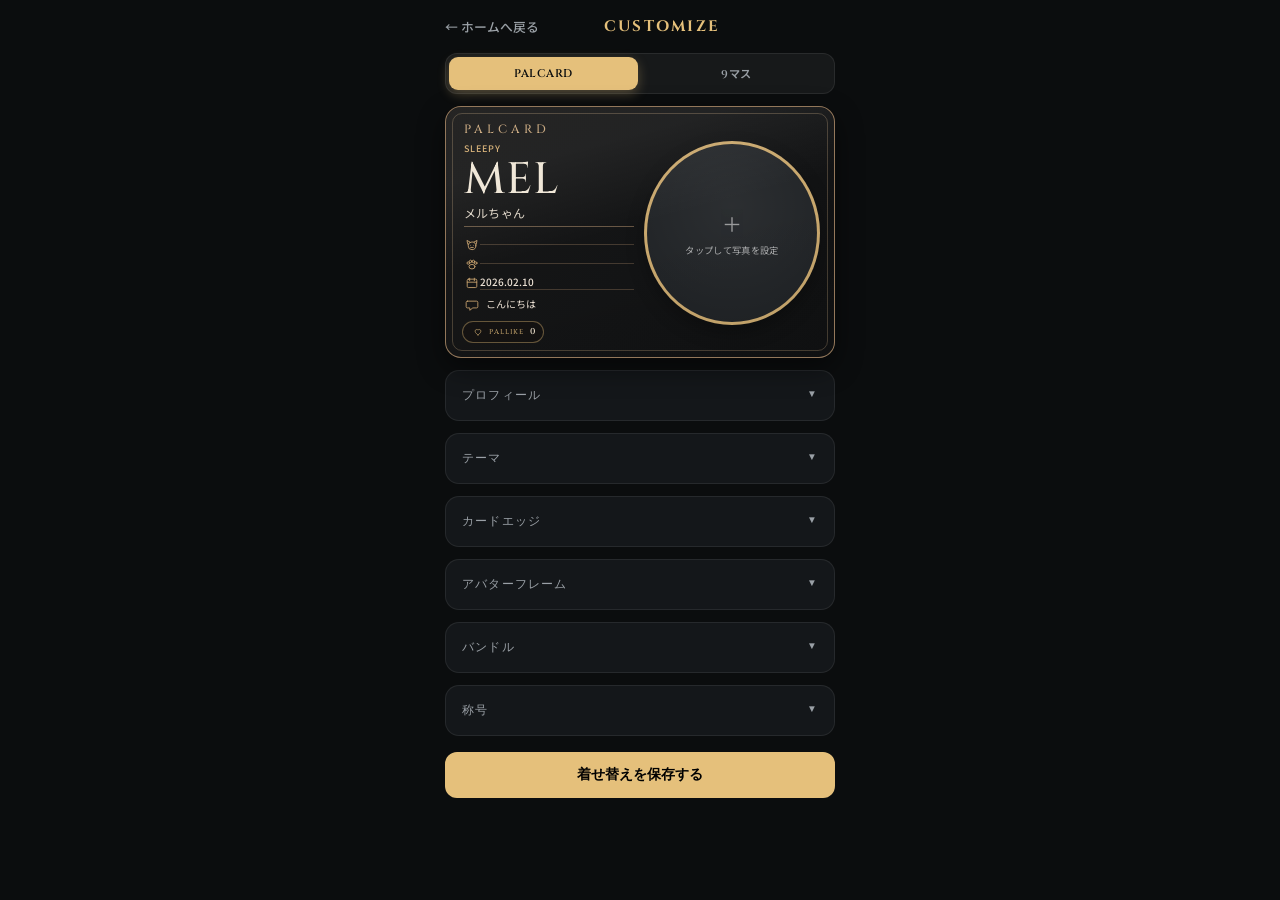
<file: customize.html>
<!DOCTYPE html>
<html lang="ja">
<head>
  <meta charset="UTF-8">
  <meta name="viewport" content="width=device-width, initial-scale=1.0, maximum-scale=1.0, user-scalable=no">
  <title>PALMEL - CUSTOMIZE</title>
  <link href="https://fonts.googleapis.com/css2?family=Cinzel:wght@500;700&family=Noto+Sans+JP:wght@400;500;700&family=Shippori+Mincho:wght@500;700&family=M+PLUS+Rounded+1c:wght@500;700&display=swap" rel="stylesheet">
  <link rel="stylesheet" href="palcard.css">
  <link rel="stylesheet" href="bundles/japanese/japanese-bundle.css">
  <style>
    :root {
      --bg-main: #0b0d0e;
      --card-bg: linear-gradient(135deg, #24292e 0%, #16181b 100%);
      --card-border: rgba(255, 255, 255, 0.08);
      --card-shadow: 0 12px 32px rgba(0, 0, 0, 0.7), inset 0 1px 0 rgba(255, 255, 255, 0.15);
      --avatar-bg: linear-gradient(135deg, rgba(255,255,255,0.3), rgba(255,255,255,0.05));
      --text-main: #f5f6f8;
      --text-sub: #9aa0a6;
      --gold: #e5c07b;
      --radius-card: 18px;
    }

    * { box-sizing: border-box; margin: 0; padding: 0; -webkit-tap-highlight-color: transparent; user-select: none; }
    
    html, body {
      width: 100%;
      height: 100%;
      background: var(--bg-main);
      color: var(--text-main);
      font-family: 'Noto Sans JP', sans-serif;
      overflow: hidden;
    }

    .app-viewport {
      position: relative;
      width: 100%;
      max-width: 414px;
      height: 100%;
      margin: 0 auto;
      display: flex;
      flex-direction: column;
      padding: 12px 12px 0;
      gap: 12px;
    }

    .header-row {
      display: flex;
      align-items: center;
      justify-content: space-between;
      padding: 4px 0;
      flex-shrink: 0;
    }
    .back-link {
      color: var(--text-sub);
      text-decoration: none;
      font-size: 0.8rem;
      font-weight: 500;
    }
    .page-title {
      font-family: 'Cinzel', serif;
      font-size: 0.95rem;
      letter-spacing: 0.15em;
      color: var(--gold);
      font-weight: bold;
    }

    /* 上部セグメントタブ (PALCARD / 9マス) */
    .top-sub-nav {
      display: flex;
      background: rgba(255, 255, 255, 0.05);
      border: 1px solid rgba(255, 255, 255, 0.08);
      border-radius: 12px;
      padding: 3px;
      gap: 4px;
      flex-shrink: 0;
    }

    .sub-nav-btn {
      flex: 1;
      background: transparent;
      border: none;
      color: var(--text-sub);
      font-family: 'Cinzel', 'Noto Sans JP', sans-serif;
      font-size: 0.7rem;
      font-weight: 600;
      padding: 8px 0;
      border-radius: 9px;
      cursor: pointer;
      transition: all 0.25s ease;
      letter-spacing: 0.05em;
    }

    .sub-nav-btn.active {
      background: var(--gold);
      color: #0b0d0e;
      box-shadow: 0 4px 12px rgba(229, 192, 123, 0.3);
    }

    .custom-tab-content {
      display: none;
      flex-direction: column;
      flex: 1;
      min-height: 0;
    }
    .custom-tab-content.active {
      display: flex;
    }

    /* 【PALCARD用】固定プレビューエリア */
    .preview-fixed-area {
      width: 100%;
      flex-shrink: 0;
    }

    .avatar-wrapper {
      cursor: pointer;
      touch-action: manipulation;
    }
    .avatar-wrapper::after {
      content: '✎';
      position: absolute;
      right: 6px;
      bottom: 6px;
      width: 28px;
      height: 28px;
      border-radius: 50%;
      display: flex;
      align-items: center;
      justify-content: center;
      background: rgba(12, 14, 16, 0.86);
      color: #fff;
      border: 1px solid rgba(255,255,255,0.28);
      box-shadow: 0 4px 12px rgba(0,0,0,0.35);
      font-size: 0.8rem;
      z-index: 12;
      pointer-events: none;
    }
    #preview-palcard.theme-dark .avatar-wrapper::after,
    #preview-palcard.theme-gold .avatar-wrapper::after,
    #preview-palcard.theme-midnight .avatar-wrapper::after,
    #preview-palcard.theme-rose .avatar-wrapper::after {
      content: none;
      display: none;
    }
    .avatar-inner img {
      display: none;
      user-select: none;
      pointer-events: none;
    }

    /* スクロールエリア共通 */
    .scrollable-controls {
      flex: 1;
      overflow-y: auto;
      display: flex;
      flex-direction: column;
      gap: 12px;
      padding-bottom: 40px;
      -webkit-overflow-scrolling: touch;
    }
    .scrollable-controls::-webkit-scrollbar {
      display: none;
    }

    /* 【9マス用】スクロール内に配置するプレビューのスタイル */
    .grid-preview-wrapper {
      width: 100%;
      background: #14171a;
      border: 1px solid rgba(255, 255, 255, 0.08);
      border-radius: 14px;
      padding: 12px;
      flex-shrink: 0;
    }
    .grid-container-preview {
      display: grid;
      grid-template-columns: repeat(3, 1fr);
      gap: 6px;
      width: 100%;
      margin-top: 8px;
    }
    .grid-item-preview {
      background: #15181b;
      border-radius: 6px;
      display: flex;
      flex-direction: column;
      aspect-ratio: 1 / 1.25;
      position: relative;
      overflow: hidden;
      border: 1px solid rgba(255, 255, 255, 0.04);
      transition: all 0.3s ease;
    }
    .grid-label-preview {
      font-family: 'Cinzel', 'Noto Sans JP', serif;
      font-size: 0.45rem;
      letter-spacing: 0.05em;
      text-align: center;
      padding: 3px 1px;
      background: rgba(0, 0, 0, 0.4);
      color: var(--text-sub);
    }
    .grid-image-preview {
      flex: 1;
      width: 100%;
      background: rgba(255,255,255,0.03);
    }

    /* 9マス フレームスタイル バリエーション */
    .grid-container-preview.gridframe-standard .grid-item-preview {
      border: 1px solid rgba(255, 255, 255, 0.08);
    }
    .grid-container-preview.gridframe-gold .grid-item-preview {
      border: 1.5px solid var(--gold);
    }
    .grid-container-preview.gridframe-neon .grid-item-preview {
      border: 1.5px solid #00f2fe;
    }
    .grid-container-preview.gridframe-dark .grid-item-preview {
      border: 1px solid rgba(255, 255, 255, 0.15);
      background: #0d0f11;
    }

    .customize-section {
      background: #14171a;
      border: 1px solid rgba(255, 255, 255, 0.08);
      border-radius: 14px;
      padding: 16px;
      display: flex;
      flex-direction: column;
      gap: 12px;
      flex-shrink: 0;
    }
    .section-title {
      font-family: 'Cinzel', serif;
      font-size: 0.75rem;
      letter-spacing: 0.1em;
      color: var(--text-sub);
    }
    .accordion-toggle {
      width: 100%;
      display: flex;
      align-items: center;
      justify-content: space-between;
      gap: 8px;
      background: transparent;
      border: none;
      padding: 0;
      font-family: 'Cinzel', serif;
      font-size: 0.75rem;
      letter-spacing: 0.1em;
      color: var(--text-sub);
      cursor: pointer;
      text-align: left;
    }
    .accordion-icon {
      font-size: 0.62rem;
      color: var(--text-sub);
      line-height: 1;
    }
    .accordion-body {
      display: none;
      flex-direction: column;
      gap: 12px;
    }
    .customize-section.is-open .accordion-body {
      display: flex;
    }
    .title-locked-label {
      font-family: 'Cinzel', serif;
      font-size: 0.62rem;
      letter-spacing: 0.14em;
      color: var(--text-sub);
      opacity: 0.72;
    }
    .option-btn.locked-title {
      position: relative;
      opacity: 0.42;
      color: #8b9198;
      border-color: rgba(255, 255, 255, 0.06);
      background: rgba(255, 255, 255, 0.025);
      cursor: not-allowed;
      font-weight: 400;
    }
    .option-btn.locked-title .lock-mark {
      position: absolute;
      left: 8px;
      top: 50%;
      transform: translateY(-50%);
      margin: 0;
      font-size: 0.7em;
      line-height: 1;
      pointer-events: none;
    }
    .profile-field {
      display: flex;
      flex-direction: column;
      gap: 6px;
      width: 100%;
      max-width: 100%;
      min-width: 0;
    }
    .profile-field span {
      font-size: 0.62rem;
      letter-spacing: 0.04em;
      color: var(--text-sub);
    }
    .profile-field input,
    .profile-field select {
      width: 100%;
      max-width: 100%;
      min-width: 0;
      box-sizing: border-box;
      border: 1px solid rgba(255, 255, 255, 0.12);
      background: rgba(255, 255, 255, 0.05);
      color: var(--text-main);
      border-radius: 8px;
      padding: 10px 10px;
      font-size: 0.78rem;
      font-family: 'Noto Sans JP', sans-serif;
      user-select: text;
      -webkit-user-select: text;
    }
    .profile-field input[type='date'] {
      color-scheme: dark;
      width: 100%;
      max-width: 100%;
      min-width: 0;
      box-sizing: border-box;
    }
    .profile-field-date {
      overflow: hidden;
    }
    #profile-birthday {
      display: block;
      width: 100%;
      max-width: 100%;
      min-width: 0;
      box-sizing: border-box;
      -webkit-appearance: none;
      appearance: none;
    }
    #profile-birthday::-webkit-datetime-edit,
    #profile-birthday::-webkit-datetime-edit-fields-wrapper,
    #profile-birthday::-webkit-datetime-edit-text,
    #profile-birthday::-webkit-datetime-edit-month-field,
    #profile-birthday::-webkit-datetime-edit-day-field,
    #profile-birthday::-webkit-datetime-edit-year-field {
      min-width: 0;
      max-width: 100%;
      padding: 0;
    }
    #profile-birthday::-webkit-calendar-picker-indicator {
      margin: 0;
    }
    .option-grid {
      display: grid;
      grid-template-columns: repeat(4, 1fr);
      gap: 8px;
    }
    .option-btn {
      background: rgba(255, 255, 255, 0.05);
      border: 1px solid rgba(255, 255, 255, 0.12);
      border-radius: 8px;
      padding: 10px 4px;
      color: var(--text-main);
      font-size: 0.65rem;
      text-align: center;
      cursor: pointer;
      transition: all 0.2s;
    }
    .option-btn.active {
      background: rgba(229, 192, 123, 0.15);
      border-color: var(--gold);
      color: var(--gold);
      font-weight: bold;
    }

    /* バンドル選択中の排他設定 */
    .customize-section.bundle-locked {
      opacity: 0.34;
      filter: grayscale(0.75);
      transition: opacity 0.2s ease, filter 0.2s ease;
    }
    .customize-section.bundle-locked .option-btn {
      cursor: not-allowed;
    }
    .option-btn:disabled {
      pointer-events: none;
    }

    /* 写真編集シート */
    .photo-editor-overlay {
      position: fixed;
      inset: 0;
      z-index: 1000;
      background: linear-gradient(to bottom, rgba(0,0,0,0.08) 0%, rgba(0,0,0,0.16) 52%, rgba(0,0,0,0.56) 100%);
      display: none;
      align-items: flex-end;
      justify-content: center;
      padding: 12px;
      pointer-events: none;
    }
    .photo-editor-overlay.open { display: flex; }
    .photo-editor-overlay.open .photo-editor-sheet { pointer-events: auto; }
    body.photo-editing .avatar-wrapper {
      touch-action: none;
      cursor: grab;
      box-shadow: 0 0 0 2px rgba(229,192,123,0.75), 0 0 22px rgba(229,192,123,0.28);
    }
    body.photo-editing .avatar-wrapper:active { cursor: grabbing; }
    .photo-editor-sheet {
      width: min(100%, 414px);
      background: #171a1d;
      border: 1px solid rgba(255,255,255,0.1);
      border-radius: 18px;
      padding: 18px;
      box-shadow: 0 -12px 40px rgba(0,0,0,0.45);
    }
    .photo-editor-head {
      display: flex;
      align-items: center;
      justify-content: space-between;
      margin-bottom: 14px;
    }
    .photo-editor-title {
      font-size: 0.82rem;
      font-weight: 700;
      color: var(--text-main);
    }
    .photo-editor-close {
      border: 0;
      background: rgba(255,255,255,0.08);
      color: var(--text-main);
      width: 30px;
      height: 30px;
      border-radius: 50%;
      cursor: pointer;
    }
    .photo-control { margin-top: 12px; }
    .photo-control-row {
      display: flex;
      justify-content: space-between;
      align-items: center;
      color: var(--text-sub);
      font-size: 0.68rem;
      margin-bottom: 6px;
    }
    .photo-control input[type='range'] {
      width: 100%;
      accent-color: var(--gold);
    }
    .photo-editor-hint {
      margin-top: 2px;
      padding: 10px 12px;
      border-radius: 10px;
      background: rgba(229,192,123,0.08);
      border: 1px solid rgba(229,192,123,0.22);
      color: #d8c59a;
      font-size: 0.66rem;
      line-height: 1.55;
      text-align: center;
    }
    .photo-editor-actions {
      display: grid;
      grid-template-columns: 1fr 1fr;
      gap: 8px;
      margin-top: 16px;
    }
    .photo-editor-btn {
      border: 1px solid rgba(255,255,255,0.12);
      background: rgba(255,255,255,0.06);
      color: var(--text-main);
      border-radius: 10px;
      padding: 11px 8px;
      font-size: 0.72rem;
      font-weight: 600;
      cursor: pointer;
    }
    .photo-editor-btn.primary {
      background: var(--gold);
      color: #111;
      border-color: var(--gold);
    }

    .save-config-btn {
      width: 100%;
      padding: 14px;
      background: var(--gold);
      border: none;
      border-radius: 12px;
      color: #000;
      font-weight: bold;
      font-size: 0.85rem;
      cursor: pointer;
      text-align: center;
      margin-top: 4px;
      flex-shrink: 0;
    }
  </style>
</head>
<body>

  <div class="app-viewport">
    
    <div class="header-row">
      <a href="index.html" class="back-link">← ホームへ戻る</a>
      <h1 class="page-title">CUSTOMIZE</h1>
      <div style="width: 50px;"></div>
    </div>

    <!-- 上部セグメントタブ (PALCARD / 9マス) -->
    <div class="top-sub-nav">
      <button class="sub-nav-btn active" id="tab-btn-palcard" onclick="switchCustomTab('palcard')">PALCARD</button>
      <button class="sub-nav-btn" id="tab-btn-grid" onclick="switchCustomTab('grid')">9マス</button>
    </div>

    <!-- [1] PALCARDカスタム タブコンテンツ (プレビュー固定) -->
    <div id="tab-content-palcard" class="custom-tab-content active">
      <div class="preview-fixed-area">
        <div class="palcard-container">
          <div class="palcard theme-dark cardedge-none" id="preview-palcard"></div>
        </div>
      </div>

      <div class="scrollable-controls" style="margin-top: 12px;">
        <div class="customize-section">
          <button type="button" class="accordion-toggle" aria-expanded="false">
            <span>プロフィール</span>
            <span class="accordion-icon" aria-hidden="true">▼</span>
          </button>
          <div class="accordion-body">
            <label class="profile-field">
              <span>名前</span>
              <input id="profile-pet-name" type="text" autocomplete="off" maxlength="12">
            </label>
            <label class="profile-field">
              <span>ニックネーム</span>
              <input id="profile-nickname" type="text" autocomplete="off">
            </label>
            <label class="profile-field">
              <span>性別</span>
              <select id="profile-gender">
                <option value="">未設定</option>
                <option value="♂">♂</option>
                <option value="♀">♀</option>
              </select>
            </label>
            <label class="profile-field">
              <span>動物種</span>
              <input id="profile-species" type="text" autocomplete="off" placeholder="猫 / 犬 / うさぎ / 鳥">
            </label>
            <label class="profile-field">
              <span>種類 / 品種</span>
              <input id="profile-breed" type="text" autocomplete="off" placeholder="Scottish Fold / 柴犬">
            </label>
            <label class="profile-field profile-field-date">
              <span>誕生日</span>
              <input id="profile-birthday" type="date">
            </label>
            <label class="profile-field">
              <span>メッセージ</span>
              <input id="profile-message" type="text" autocomplete="off">
            </label>
          </div>
        </div>
        <div class="customize-section" id="theme-section">
          <button type="button" class="accordion-toggle" aria-expanded="false">
            <span>テーマ</span>
            <span class="accordion-icon" aria-hidden="true">▼</span>
          </button>
          <div class="accordion-body">
            <div class="option-grid" id="theme-options">
              <button class="option-btn active" data-type="theme" data-value="theme-dark">標準</button>
              <button class="option-btn" data-type="theme" data-value="theme-gold">ゴールド</button>
              <button class="option-btn" data-type="theme" data-value="theme-midnight">ミッドナイト</button>
              <button class="option-btn" data-type="theme" data-value="theme-rose">ローズ</button>
            </div>
          </div>
        </div>

        <div class="customize-section" id="cardedge-section">
          <button type="button" class="accordion-toggle" aria-expanded="false">
            <span>カードエッジ</span>
            <span class="accordion-icon" aria-hidden="true">▼</span>
          </button>
          <div class="accordion-body">
            <div class="option-grid" id="cardedge-options">
              <button class="option-btn active" data-type="cardEdge" data-value="cardedge-none">標準</button>
              <button class="option-btn" data-type="cardEdge" data-value="cardedge-gold">ゴールド</button>
              <button class="option-btn" data-type="cardEdge" data-value="cardedge-neon">ネオン</button>
              <button class="option-btn" data-type="cardEdge" data-value="cardedge-ruby">ルビー</button>
            </div>
          </div>
        </div>

        <div class="customize-section" id="frame-section">
          <button type="button" class="accordion-toggle" aria-expanded="false">
            <span>アバターフレーム</span>
            <span class="accordion-icon" aria-hidden="true">▼</span>
          </button>
          <div class="accordion-body">
            <div class="option-grid" id="frame-options">
              <button class="option-btn active" data-type="frame" data-value="frame-none">なし</button>
              <button class="option-btn" data-type="frame" data-value="frame-gold">ゴールド</button>
              <button class="option-btn" data-type="frame" data-value="frame-neon">ネオン</button>
              <button class="option-btn" data-type="frame" data-value="frame-ruby">ルビー</button>
            </div>
          </div>
        </div>

        <div class="customize-section">
          <button type="button" class="accordion-toggle" aria-expanded="false">
            <span>バンドル</span>
            <span class="accordion-icon" aria-hidden="true">▼</span>
          </button>
          <div class="accordion-body">
            <div class="option-grid" id="bundle-options">
              <button class="option-btn active" data-type="bundle" data-value="bundle-none">なし</button>
              <button class="option-btn" data-type="bundle" data-value="bundle-sakura">桜</button>
              <button class="option-btn" data-type="bundle" data-value="bundle-wave">波</button>
              <button class="option-btn" data-type="bundle" data-value="bundle-bamboo">竹</button>
              <button class="option-btn" data-type="bundle" data-value="bundle-ume">梅</button>
            </div>
          </div>
        </div>

        <div class="customize-section">
          <button type="button" class="accordion-toggle" aria-expanded="false">
            <span>称号</span>
            <span class="accordion-icon" aria-hidden="true">▼</span>
          </button>
          <div class="accordion-body">
            <div class="option-grid" style="grid-template-columns: repeat(2, 1fr);" id="title-options">
              <button class="option-btn active" data-type="title" data-value="SLEEPY">SLEEPY</button>
              <button class="option-btn" data-type="title" data-value="COOL">COOL</button>
              <button class="option-btn" data-type="title" data-value="WILD">WILD</button>
              <button class="option-btn" data-type="title" data-value="HAPPY">HAPPY</button>
              <button class="option-btn" data-type="title" data-value="SHY">SHY</button>
              <button class="option-btn" data-type="title" data-value="SMART">SMART</button>
              <button class="option-btn" data-type="title" data-value="DESTROYER">DESTROYER</button>
              <button class="option-btn" data-type="title" data-value="BOSS">BOSS</button>
              <button class="option-btn" data-type="title" data-value="いたずらっ子">いたずらっ子</button>
              <button class="option-btn" data-type="title" data-value="あまえんぼ">あまえんぼ</button>
              <button class="option-btn" data-type="title" data-value="くいしんぼう">くいしんぼう</button>
              <button class="option-btn" data-type="title" data-value="マイペース">マイペース</button>
              <button class="option-btn" data-type="title" data-value="こわがり">こわがり</button>
              <button class="option-btn" data-type="title" data-value="おひるね名人">おひるね名人</button>
              <button class="option-btn" data-type="title" data-value="元気いっぱい">元気いっぱい</button>
            </div>
            <div class="title-locked-label">LOCKED</div>
            <div class="option-grid" style="grid-template-columns: repeat(2, 1fr);" id="title-locked-options">
              <button type="button" class="option-btn locked-title" data-type="title" data-value="LEGEND" disabled aria-disabled="true"><span class="lock-mark">🔒</span>LEGEND</button>
              <button type="button" class="option-btn locked-title" data-type="title" data-value="ASTRO BREAKER" disabled aria-disabled="true"><span class="lock-mark">🔒</span>ASTRO BREAKER</button>
              <button type="button" class="option-btn locked-title" data-type="title" data-value="GALAXY DESTROYER" disabled aria-disabled="true"><span class="lock-mark">🔒</span>GALAXY DESTROYER</button>
              <button type="button" class="option-btn locked-title" data-type="title" data-value="夢見るいたずら天使" disabled aria-disabled="true"><span class="lock-mark">🔒</span>夢見るいたずら天使</button>
              <button type="button" class="option-btn locked-title" data-type="title" data-value="月の使者" disabled aria-disabled="true"><span class="lock-mark">🔒</span>月の使者</button>
            </div>
          </div>
        </div>

        <button class="save-config-btn" onclick="saveCustomization()">着せ替えを保存する</button>
      </div>
    </div>

    <!-- [2] 9マスカスタム タブコンテンツ -->
    <div id="tab-content-grid" class="custom-tab-content">
      <div class="scrollable-controls">
        <div class="grid-preview-wrapper">
          <div class="section-title">PREVIEW</div>
          <div class="grid-container-preview gridframe-standard" id="preview-grid-container">
            <div class="grid-item-preview"><div class="grid-label-preview">MONTHLY</div><div class="grid-image-preview"></div></div>
            <div class="grid-item-preview"><div class="grid-label-preview">CHARM</div><div class="grid-image-preview"></div></div>
            <div class="grid-item-preview"><div class="grid-label-preview">FREE</div><div class="grid-image-preview"></div></div>
            <div class="grid-item-preview"><div class="grid-label-preview">FOOD</div><div class="grid-image-preview"></div></div>
            <div class="grid-item-preview"><div class="grid-label-preview">MAIN</div><div class="grid-image-preview"></div></div>
            <div class="grid-item-preview"><div class="grid-label-preview">SLEEP</div><div class="grid-image-preview"></div></div>
            <div class="grid-item-preview"><div class="grid-label-preview">TOYS</div><div class="grid-image-preview"></div></div>
            <div class="grid-item-preview"><div class="grid-label-preview">FUNNY</div><div class="grid-image-preview"></div></div>
            <div class="grid-item-preview"><div class="grid-label-preview">PALMEL</div><div class="grid-image-preview"></div></div>
          </div>
        </div>

        <div class="customize-section">
          <div class="section-title">9マス フレームスタイル</div>
          <div class="option-grid" id="gridframe-options" style="grid-template-columns: repeat(2, 1fr);">
            <button class="option-btn active" data-type="gridFrame" data-value="gridframe-standard">スタンダード</button>
            <button class="option-btn" data-type="gridFrame" data-value="gridframe-gold">ゴールド</button>
            <button class="option-btn" data-type="gridFrame" data-value="gridframe-neon">ネオン</button>
            <button class="option-btn" data-type="gridFrame" data-value="gridframe-dark">ダークマット</button>
          </div>
        </div>

        <button class="save-config-btn" onclick="saveCustomization()">着せ替えを保存する</button>
      </div>
    </div>

  </div>

  <div class="photo-editor-overlay" id="photo-editor-overlay" aria-hidden="true">
    <div class="photo-editor-sheet">
      <div class="photo-editor-head">
        <div class="photo-editor-title">写真を調整</div>
        <button class="photo-editor-close" id="photo-editor-close" aria-label="閉じる">×</button>
      </div>

      <div class="photo-editor-hint">カード上の写真を指で動かして位置調整。2本指のピンチで拡大・縮小できます。</div>

      <div class="photo-control">
        <div class="photo-control-row"><span>拡大</span><span id="zoom-value">100%</span></div>
        <input id="avatar-zoom" type="range" min="100" max="220" value="100">
      </div>
      <div class="photo-control">
        <div class="photo-control-row"><span>左右</span><span id="x-value">0</span></div>
        <input id="avatar-x" type="range" min="-50" max="50" value="0">
      </div>
      <div class="photo-control">
        <div class="photo-control-row"><span>上下</span><span id="y-value">0</span></div>
        <input id="avatar-y" type="range" min="-50" max="50" value="0">
      </div>

      <div class="photo-editor-actions">
        <button class="photo-editor-btn" id="change-photo-btn">写真を変更</button>
        <button class="photo-editor-btn primary" id="photo-editor-done">完了</button>
      </div>
    </div>
  </div>


  <script src="palcard.js"></script>
  <script>
    const currentConfig = Object.assign(
      { gridFrame: 'gridframe-standard' },
      PALCARD_DEFAULTS
    );

    const AVATAR_IMAGE_KEY = 'palmel_avatar_image';
    let avatarImageData = '';
    let photoEditorOpen = false;
    const activePhotoPointers = new Map();
    let pinchStartDistance = 0;
    let pinchStartScale = 1;

    renderPalcardFront(document.getElementById('preview-palcard'), { mode: 'edit', apply: false });

    function switchCustomTab(tabName) {
      const btnPalcard = document.getElementById('tab-btn-palcard');
      const btnGrid = document.getElementById('tab-btn-grid');
      const contentPalcard = document.getElementById('tab-content-palcard');
      const contentGrid = document.getElementById('tab-content-grid');

      if (tabName === 'palcard') {
        btnPalcard.classList.add('active');
        btnGrid.classList.remove('active');
        contentPalcard.classList.add('active');
        contentGrid.classList.remove('active');
      } else {
        btnGrid.classList.add('active');
        btnPalcard.classList.remove('active');
        contentGrid.classList.add('active');
        contentPalcard.classList.remove('active');
      }
    }

    function isBundleActive() {
      return currentConfig.bundle && currentConfig.bundle !== 'bundle-none';
    }

    function setBundleLockState() {
      const locked = isBundleActive();
      ['theme-section', 'cardedge-section', 'frame-section'].forEach(sectionId => {
        const section = document.getElementById(sectionId);
        if (!section) return;
        section.classList.toggle('bundle-locked', locked);
        section.querySelectorAll('.option-btn').forEach(btn => {
          btn.disabled = locked;
          btn.setAttribute('aria-disabled', locked ? 'true' : 'false');
        });
      });
    }

    document.querySelectorAll('.option-grid').forEach(grid => {
      grid.addEventListener('click', (e) => {
        const btn = e.target.closest('.option-btn');
        if (!btn || btn.disabled || btn.classList.contains('locked-title')) return;

        const type = btn.dataset.type;
        const value = btn.dataset.value;

        grid.querySelectorAll('.option-btn').forEach(b => b.classList.remove('active'));
        btn.classList.add('active');

        currentConfig[type] = value;
        updatePreview();
      });
    });

    document.querySelectorAll('.accordion-toggle').forEach(toggle => {
      toggle.addEventListener('click', () => {
        const section = toggle.closest('.customize-section');
        if (!section) return;
        const open = section.classList.toggle('is-open');
        toggle.setAttribute('aria-expanded', open ? 'true' : 'false');
        const icon = toggle.querySelector('.accordion-icon');
        if (icon) icon.textContent = open ? '▲' : '▼';
      });
    });

    function getAvatarPanLimits() {
      const img = document.getElementById('pal-avatar-img');
      if (!img) return { maxX: 0, maxY: 0 };

      const frameWidth = img.clientWidth;
      const frameHeight = img.clientHeight;
      const naturalWidth = img.naturalWidth;
      const naturalHeight = img.naturalHeight;
      if (!frameWidth || !frameHeight || !naturalWidth || !naturalHeight) {
        return { maxX: 0, maxY: 0 };
      }

      const coverScale = Math.max(frameWidth / naturalWidth, frameHeight / naturalHeight);
      let displayWidth = naturalWidth * coverScale;
      let displayHeight = naturalHeight * coverScale;
      const scale = currentConfig.avatarScale || 1;
      displayWidth *= scale;
      displayHeight *= scale;

      return {
        maxX: Math.max(0, (displayWidth - frameWidth) / 2),
        maxY: Math.max(0, (displayHeight - frameHeight) / 2)
      };
    }

    function clampAvatarPan() {
      const { maxX, maxY } = getAvatarPanLimits();
      currentConfig.avatarX = clamp(currentConfig.avatarX || 0, -maxX, maxX);
      currentConfig.avatarY = clamp(currentConfig.avatarY || 0, -maxY, maxY);
    }

    function updateAvatarTransform() {
      const img = document.getElementById('pal-avatar-img');
      if (!img) return;
      clampAvatarPan();
      applyPalcardAvatarTransform(img, currentConfig);
    }

    function renderAvatarImage() {
      const img = document.getElementById('pal-avatar-img');
      const empty = document.getElementById('pal-avatar-empty');
      if (!img || !empty) return;

      if (avatarImageData) {
        img.src = avatarImageData;
        img.style.display = 'block';
        empty.style.display = 'none';
      } else {
        img.removeAttribute('src');
        img.style.display = 'none';
        empty.style.display = 'flex';
      }
      updateAvatarTransform();
    }

    function syncProfileInputs() {
      const petNameInput = document.getElementById('profile-pet-name');
      const birthdayInput = document.getElementById('profile-birthday');
      const nicknameInput = document.getElementById('profile-nickname');
      const messageInput = document.getElementById('profile-message');
      const genderInput = document.getElementById('profile-gender');
      const speciesInput = document.getElementById('profile-species');
      const breedInput = document.getElementById('profile-breed');
      if (petNameInput) petNameInput.value = currentConfig.petName || '';
      if (birthdayInput) birthdayInput.value = currentConfig.birthday || '';
      if (nicknameInput) nicknameInput.value = currentConfig.nickname || '';
      if (genderInput) genderInput.value = currentConfig.gender || '';
      if (speciesInput) speciesInput.value = currentConfig.species || '';
      if (breedInput) breedInput.value = currentConfig.breed || '';
      if (messageInput) messageInput.value = currentConfig.message || '';
    }

    function updatePreview() {
      const card = document.getElementById('preview-palcard');
      applyPalcardConfig(card, currentConfig, { avatarImage: avatarImageData });

      const gridPreviewContainer = document.getElementById('preview-grid-container');
      if (gridPreviewContainer) {
        gridPreviewContainer.className = `grid-container-preview ${currentConfig.gridFrame || 'gridframe-standard'}`;
      }

      setBundleLockState();
      renderAvatarImage();
    }

    function syncPanSliderBounds() {
      const x = document.getElementById('avatar-x');
      const y = document.getElementById('avatar-y');
      if (!x || !y) return;
      const { maxX, maxY } = getAvatarPanLimits();
      x.min = String(-maxX);
      x.max = String(maxX);
      y.min = String(-maxY);
      y.max = String(maxY);
    }

    function syncEditorControls() {
      const zoom = document.getElementById('avatar-zoom');
      const x = document.getElementById('avatar-x');
      const y = document.getElementById('avatar-y');
      if (!zoom || !x || !y) return;

      clampAvatarPan();
      syncPanSliderBounds();
      zoom.value = Math.round((currentConfig.avatarScale || 1) * 100);
      x.value = currentConfig.avatarX || 0;
      y.value = currentConfig.avatarY || 0;
      document.getElementById('zoom-value').textContent = `${zoom.value}%`;
      document.getElementById('x-value').textContent = `${Math.round(Number(x.value))}`;
      document.getElementById('y-value').textContent = `${Math.round(Number(y.value))}`;
    }

    function openPhotoEditor() {
      if (!avatarImageData) {
        document.getElementById('avatar-file-input').click();
        return;
      }
      syncEditorControls();
      photoEditorOpen = true;
      document.body.classList.add('photo-editing');
      const overlay = document.getElementById('photo-editor-overlay');
      overlay.classList.add('open');
      overlay.setAttribute('aria-hidden', 'false');
    }

    function closePhotoEditor() {
      photoEditorOpen = false;
      activePhotoPointers.clear();
      pinchStartDistance = 0;
      document.body.classList.remove('photo-editing');
      const overlay = document.getElementById('photo-editor-overlay');
      overlay.classList.remove('open');
      overlay.setAttribute('aria-hidden', 'true');
    }

    function clamp(value, min, max) {
      return Math.min(max, Math.max(min, value));
    }

    function pointerDistance(a, b) {
      return Math.hypot(a.clientX - b.clientX, a.clientY - b.clientY);
    }

    function refreshEditorValues() {
      syncEditorControls();
    }

    function handlePhotoPointerDown(e) {
      if (!photoEditorOpen || !avatarImageData) return;
      e.preventDefault();
      e.currentTarget.setPointerCapture?.(e.pointerId);
      activePhotoPointers.set(e.pointerId, { clientX: e.clientX, clientY: e.clientY });
      if (activePhotoPointers.size === 2) {
        const pts = [...activePhotoPointers.values()];
        pinchStartDistance = pointerDistance(pts[0], pts[1]);
        pinchStartScale = currentConfig.avatarScale || 1;
      }
    }

    function handlePhotoPointerMove(e) {
      if (!photoEditorOpen || !avatarImageData || !activePhotoPointers.has(e.pointerId)) return;
      e.preventDefault();
      const previous = activePhotoPointers.get(e.pointerId);
      activePhotoPointers.set(e.pointerId, { clientX: e.clientX, clientY: e.clientY });

      if (activePhotoPointers.size >= 2) {
        const pts = [...activePhotoPointers.values()].slice(0, 2);
        const distance = pointerDistance(pts[0], pts[1]);
        if (pinchStartDistance > 0) {
          currentConfig.avatarScale = clamp(pinchStartScale * (distance / pinchStartDistance), 1, 2.2);
        }
      } else {
        const dx = e.clientX - previous.clientX;
        const dy = e.clientY - previous.clientY;
        const { maxX, maxY } = getAvatarPanLimits();
        currentConfig.avatarX = clamp((currentConfig.avatarX || 0) + dx, -maxX, maxX);
        currentConfig.avatarY = clamp((currentConfig.avatarY || 0) + dy, -maxY, maxY);
      }

      updateAvatarTransform();
      refreshEditorValues();
    }

    function handlePhotoPointerUp(e) {
      if (!activePhotoPointers.has(e.pointerId)) return;
      activePhotoPointers.delete(e.pointerId);
      try { e.currentTarget.releasePointerCapture?.(e.pointerId); } catch (_) {}
      if (activePhotoPointers.size < 2) pinchStartDistance = 0;
    }

    function compressImage(file, maxSide = 1600, quality = 0.88) {
      return new Promise((resolve, reject) => {
        const reader = new FileReader();
        reader.onerror = reject;
        reader.onload = () => {
          const img = new Image();
          img.onerror = reject;
          img.onload = () => {
            const scale = Math.min(1, maxSide / Math.max(img.naturalWidth, img.naturalHeight));
            const canvas = document.createElement('canvas');
            canvas.width = Math.max(1, Math.round(img.naturalWidth * scale));
            canvas.height = Math.max(1, Math.round(img.naturalHeight * scale));
            const ctx = canvas.getContext('2d');
            ctx.drawImage(img, 0, 0, canvas.width, canvas.height);
            resolve(canvas.toDataURL('image/jpeg', quality));
          };
          img.src = reader.result;
        };
        reader.readAsDataURL(file);
      });
    }

    async function handleAvatarFile(file) {
      if (!file || !file.type.startsWith('image/')) return;
      try {
        avatarImageData = await compressImage(file);
        currentConfig.avatarScale = 1;
        currentConfig.avatarX = 0;
        currentConfig.avatarY = 0;
        try {
          localStorage.setItem(AVATAR_IMAGE_KEY, avatarImageData);
        } catch (storageError) {
          console.warn('写真の保存容量を超えました。現在の画面では表示できます。', storageError);
        }
        renderAvatarImage();
        syncEditorControls();
        openPhotoEditor();
      } catch (e) {
        console.error(e);
        alert('写真を読み込めませんでした。別の画像を選んでください。');
      }
    }

    function saveCustomization() {
      localStorage.setItem('palmel_custom_config', JSON.stringify(currentConfig));
      localStorage.setItem('parmel_custom_config', JSON.stringify(currentConfig)); // 旧版との互換用
      if (avatarImageData) {
        try { localStorage.setItem(AVATAR_IMAGE_KEY, avatarImageData); } catch(e) {}
      }
      alert('着せ替え設定を保存しました！');
      window.location.href = 'index.html';
    }

    window.addEventListener('DOMContentLoaded', () => {
      Object.assign(currentConfig, loadPalcardConfig());

      avatarImageData = loadPalcardAvatarImage();

      document.querySelectorAll('.option-btn').forEach(btn => {
        const type = btn.dataset.type;
        const val = btn.dataset.value;
        if (btn.disabled || btn.classList.contains('locked-title')) return;
        if (currentConfig[type] === val) {
          const grid = btn.closest('.option-grid');
          if (grid) {
            grid.querySelectorAll('.option-btn').forEach(b => b.classList.remove('active'));
            btn.classList.add('active');
          }
        }
      });

      const titleGrid = document.getElementById('title-options');
      if (titleGrid && ![...titleGrid.querySelectorAll('.option-btn')].some(b => b.dataset.value === currentConfig.title)) {
        titleGrid.querySelectorAll('.option-btn').forEach(b => b.classList.remove('active'));
      }

      const avatar = document.getElementById('pal-avatar');
      const input = document.getElementById('avatar-file-input');
      const overlay = document.getElementById('photo-editor-overlay');

      avatar.addEventListener('click', (e) => {
        if (!photoEditorOpen) openPhotoEditor();
      });
      avatar.addEventListener('pointerdown', handlePhotoPointerDown);
      avatar.addEventListener('pointermove', handlePhotoPointerMove);
      avatar.addEventListener('pointerup', handlePhotoPointerUp);
      avatar.addEventListener('pointercancel', handlePhotoPointerUp);
      input.addEventListener('change', (e) => {
        const file = e.target.files && e.target.files[0];
        handleAvatarFile(file);
        input.value = '';
      });

      document.getElementById('change-photo-btn').addEventListener('click', () => input.click());
      document.getElementById('photo-editor-close').addEventListener('click', closePhotoEditor);
      document.getElementById('photo-editor-done').addEventListener('click', closePhotoEditor);

      document.getElementById('pal-avatar-img').addEventListener('load', () => {
        updateAvatarTransform();
        syncEditorControls();
      });

      document.getElementById('avatar-zoom').addEventListener('input', (e) => {
        currentConfig.avatarScale = Number(e.target.value) / 100;
        document.getElementById('zoom-value').textContent = `${e.target.value}%`;
        updateAvatarTransform();
        syncEditorControls();
      });
      document.getElementById('avatar-x').addEventListener('input', (e) => {
        const { maxX } = getAvatarPanLimits();
        currentConfig.avatarX = clamp(Number(e.target.value), -maxX, maxX);
        document.getElementById('x-value').textContent = `${Math.round(currentConfig.avatarX)}`;
        updateAvatarTransform();
      });
      document.getElementById('avatar-y').addEventListener('input', (e) => {
        const { maxY } = getAvatarPanLimits();
        currentConfig.avatarY = clamp(Number(e.target.value), -maxY, maxY);
        document.getElementById('y-value').textContent = `${Math.round(currentConfig.avatarY)}`;
        updateAvatarTransform();
      });

      updatePreview();
      syncEditorControls();
      syncProfileInputs();

      const bindProfileInput = (id, key) => {
        const input = document.getElementById(id);
        if (!input) return;
        const sync = () => {
          currentConfig[key] = input.value;
          applyPalcardConfig(document.getElementById('preview-palcard'), currentConfig, { avatarImage: avatarImageData });
        };
        input.addEventListener('input', sync);
        input.addEventListener('change', sync);
      };
      bindProfileInput('profile-pet-name', 'petName');
      bindProfileInput('profile-nickname', 'nickname');
      bindProfileInput('profile-gender', 'gender');
      bindProfileInput('profile-species', 'species');
      bindProfileInput('profile-breed', 'breed');
      bindProfileInput('profile-birthday', 'birthday');
      bindProfileInput('profile-message', 'message');
    });
  </script>
</body>
</html>
</file>
<file: palcard.css>
/* 正式な通常PALCARD（bundle-none）の見た目は、下の theme-dark / gold / midnight / rose 共通ブロックと
   .cardedge-none / .avatar-wrapper.frame-none が正。
   .palcard 直下の基本スタイルは LEGACY。裏面と和風バンドルの土台なので削除しない。 */
:root {
  --card-bg: linear-gradient(180deg, #161616 0%, #131415 52%, #111214 100%);
  --card-border: rgba(201, 168, 110, 0.5);
  --card-shadow: 0 16px 36px rgba(0, 0, 0, 0.45);
  --avatar-bg: linear-gradient(135deg, rgba(255,255,255,0.3), rgba(255,255,255,0.05));
  --text-main: #f5f6f8;
  --text-sub: #9aa0a6;
  --gold: #e5c07b;
  --radius-card: 18px;
}

.palcard-container {
      position: relative;
      width: 100%;
      max-width: 390px;
      margin-inline: auto;
      aspect-ratio: 1.55 / 1;
    }

    /* LEGACY: 通常表示では theme-* が上書きする。裏面とバンドルが継承するため残す。
       旧値: 縦グラデーション背景、角丸18px、余白 16px 18px 48px、名前56px、称号15px、写真164px、本文 flex。 */
    .palcard {
      position: absolute;
      inset: 0;
      background: linear-gradient(180deg, #171512 0%, #121110 55%, #0e0d0c 100%);
      background-size: cover;
      background-position: center;
      border-radius: 18px;
      padding: 16px 18px 48px;
      box-shadow: 0 16px 36px rgba(0, 0, 0, 0.45);
      border: 1px solid rgba(186, 160, 122, 0.42);
      display: flex;
      flex-direction: column;
      justify-content: flex-start;
      overflow: hidden;
      transition: background 0.3s ease, border-color 0.3s ease, box-shadow 0.3s ease;
    }
    .palcard::before {
      content: '';
      position: absolute;
      inset: 0;
      border-radius: inherit;
      pointer-events: none;
      z-index: 8;
      opacity: 0.06;
      background: linear-gradient(
        165deg,
        #fff6e6 0%,
        #ffffff 22%,
        transparent 48%,
        #000000 100%
      );
    }

    .palcard::after {
      content: '';
      position: absolute;
      inset: 10px;
      border-radius: 12px;
      border: 1px solid rgba(186, 160, 122, 0.32);
      pointer-events: none;
      z-index: 2;
    }

    .palcard-brand { font-family: 'Cinzel', serif; font-size: 12px; letter-spacing: 0.42em; color: #c9a86e; font-weight: 500; text-align: left; margin-bottom: 8px; }
    .palcard.palcard-back .palcard-brand {
      letter-spacing: 0.34em;
      color: #c9a77d;
      margin-bottom: 7px;
    }
    .palcard-body { display: flex; justify-content: space-between; align-items: flex-start; gap: 8px; flex: 1; min-height: 0; }
    
    .profile-info { 
      flex: 1; 
      display: flex; 
      flex-direction: column; 
      min-width: 0; 
      justify-content: flex-start; 
      margin-top: 2px;
      position: relative;
    }
    
    .user-title-display {
      font-size: 15px;
      color: #c9a86e;
      font-weight: 500;
      margin-top: 2px; 
      margin-bottom: 0;
      letter-spacing: 0.22em;
      min-height: 1em;
    }

    .pet-name { 
      font-family: 'Cinzel', 'Noto Sans JP', sans-serif; 
      font-size: 56px; 
      line-height: 1.02; 
      padding-top: 0;  
      margin-top: 0;   
      margin-bottom: 2px;  
      font-weight: 500; 
      color: #efe6d6; 
      letter-spacing: 0.02em;
      white-space: nowrap;
      overflow: hidden;
      text-overflow: ellipsis;
      max-width: 100%;
    }

    .pal-nickname-line {
      display: flex;
      align-items: baseline;
      gap: 0.45em;
      padding-bottom: 8px;
      margin-bottom: 8px;
      border-bottom: 1px solid rgba(186, 160, 122, 0.38);
      color: #ddd4c6;
      font-size: 18px;
      font-weight: 400;
      letter-spacing: 0.02em;
      white-space: nowrap;
      overflow: hidden;
      max-width: 100%;
    }
    #pal-nickname { min-width: 0; overflow: hidden; text-overflow: ellipsis; }
    #pal-gender { flex-shrink: 0; color: #c9a86e; font-size: 18px; }
    
    .profile-fields { 
      display: flex; 
      flex-direction: column; 
      gap: 5px; 
      margin-top: 4px; 
      min-width: 0;
      width: 100%;
    }
    
    .field-row {
      position: relative;
      display: flex;
      align-items: flex-start;
      gap: 8px;
      padding-bottom: 0;
      margin-bottom: 0;
      padding-right: 0;
      width: 100%;
      min-width: 0;
    }
    .field-row::after {
      content: none;
    }

    .field-label { display: none; }
    .field-value { color: #e6ddd0; font-size: 0.64rem; font-weight: 400; width: 100%; min-width: 0; white-space: nowrap; overflow: hidden; text-overflow: ellipsis; line-height: 1.35; }

    .pal-field-icon {
      width: 14px;
      height: 14px;
      flex-shrink: 0;
      color: #c9a86e;
      display: inline-flex;
      align-items: center;
      justify-content: center;
      margin-top: 2px;
    }
    .pal-field-icon svg {
      width: 14px;
      height: 14px;
      display: block;
    }

    .pal-field-message {
      align-items: flex-start;
      margin-top: 3px;
      gap: 10px;
    }
    .pal-field-message .field-value,
    #pal-message {
      white-space: normal;
      overflow: hidden;
      text-overflow: clip;
      display: -webkit-box;
      -webkit-box-orient: vertical;
      -webkit-line-clamp: 3;
      line-clamp: 3;
      line-height: 1.48;
      max-height: 4.44em;
      width: 100%;
      min-width: 0;
      flex: 1;
    }

    /* 正式な通常PALCARD。4テーマ共通の形。外枠と影は .cardedge-none が正。
       gold / midnight / rose の背景だけ、末尾のテーマ色がこれを上書きする。 */
    .palcard.theme-dark,
    .palcard.theme-gold,
    .palcard.theme-midnight,
    .palcard.theme-rose {
      border-radius: 16px;
      padding: 14px 14px 48px 18px;
      background: linear-gradient(135deg, #171717 0%, #131415 55%, #101112 100%);
    }

    .palcard.theme-dark::after,
    .palcard.theme-gold::after,
    .palcard.theme-midnight::after,
    .palcard.theme-rose::after,
    .palcard.palcard-back::after {
      inset: 6px;
      border-radius: 10px;
    }

    .palcard.theme-dark .palcard-brand,
    .palcard.theme-gold .palcard-brand,
    .palcard.theme-midnight .palcard-brand,
    .palcard.theme-rose .palcard-brand {
      font-size: 12px;
      line-height: normal;
      letter-spacing: 0.34em;
      margin: 0 0 7px 0;
      text-align: left;
      color: #c9a77d;
    }

    .palcard.theme-dark .user-title-display,
    .palcard.theme-gold .user-title-display,
    .palcard.theme-midnight .user-title-display,
    .palcard.theme-rose .user-title-display {
      font-size: 9px;
      line-height: 10px;
      letter-spacing: 0.12em;
      margin: 0 0 2px 0;
      min-height: 0;
      color: #d4ad72;
    }

    .palcard.theme-dark .pet-name-slot,
    .palcard.theme-gold .pet-name-slot,
    .palcard.theme-midnight .pet-name-slot,
    .palcard.theme-rose .pet-name-slot {
      height: 48px;
      min-height: 48px;
      max-height: 48px;
      flex: 0 0 48px;
      display: flex;
      align-items: center;
      overflow: hidden;
      box-sizing: border-box;
      width: 100%;
      min-width: 0;
    }

    .palcard.theme-dark .pet-name,
    .palcard.theme-gold .pet-name,
    .palcard.theme-midnight .pet-name,
    .palcard.theme-rose .pet-name {
      margin: 0;
      padding-top: 0;
      white-space: nowrap;
      overflow: hidden;
      text-overflow: clip;
      max-width: 100%;
      width: 100%;
      min-width: 0;
    }

    .palcard.theme-dark .pet-name-latin,
    .palcard.theme-gold .pet-name-latin,
    .palcard.theme-midnight .pet-name-latin,
    .palcard.theme-rose .pet-name-latin {
      font-family: 'Cinzel', serif;
      font-size: 44px;
      line-height: 48px;
      letter-spacing: 0.02em;
    }

    .palcard.theme-dark .pet-name-jp,
    .palcard.theme-gold .pet-name-jp,
    .palcard.theme-midnight .pet-name-jp,
    .palcard.theme-rose .pet-name-jp {
      font-family: 'Shippori Mincho', 'Noto Sans JP', serif;
      font-size: 34px;
      line-height: 48px;
      letter-spacing: 0;
    }

    .palcard.theme-dark .pal-nickname-line,
    .palcard.theme-gold .pal-nickname-line,
    .palcard.theme-midnight .pal-nickname-line,
    .palcard.theme-rose .pal-nickname-line {
      height: 18px;
      min-height: 18px;
      display: flex;
      align-items: center;
      flex: 0 0 auto;
      flex-shrink: 0;
      gap: 5px;
      margin-bottom: 4px;
      padding-bottom: 4px;
      border-bottom: 1px solid rgba(197, 159, 119, 0.48);
      font-size: 12px;
      line-height: 16px;
      box-sizing: content-box;
      overflow: visible;
    }

    .palcard.theme-dark #pal-nickname,
    .palcard.theme-gold #pal-nickname,
    .palcard.theme-midnight #pal-nickname,
    .palcard.theme-rose #pal-nickname,
    .palcard.theme-dark #pal-gender,
    .palcard.theme-gold #pal-gender,
    .palcard.theme-midnight #pal-gender,
    .palcard.theme-rose #pal-gender {
      font-size: 12px;
      line-height: 16px;
    }

    .palcard.theme-dark .profile-fields,
    .palcard.theme-gold .profile-fields,
    .palcard.theme-midnight .profile-fields,
    .palcard.theme-rose .profile-fields {
      display: flex;
      flex-direction: column;
      gap: 0;
      margin-top: 4px;
      flex: none;
      min-height: 0;
      overflow: visible;
    }

    .palcard.theme-dark .profile-fields .field-row,
    .palcard.theme-gold .profile-fields .field-row,
    .palcard.theme-midnight .profile-fields .field-row,
    .palcard.theme-rose .profile-fields .field-row {
      display: grid;
      grid-template-columns: 16px minmax(0, 1fr);
      column-gap: 6px;
      align-items: center;
      gap: unset;
      height: 19px;
      min-height: 19px;
      max-height: 19px;
      padding: 0;
      margin: 0;
      flex: none;
      box-sizing: border-box;
    }

    .palcard.theme-dark .profile-fields .pal-field-icon,
    .palcard.theme-gold .profile-fields .pal-field-icon,
    .palcard.theme-midnight .profile-fields .pal-field-icon,
    .palcard.theme-rose .profile-fields .pal-field-icon {
      display: flex;
      align-items: center;
      justify-content: center;
      width: 16px;
      height: 16px;
      margin-top: 0;
      color: #caa46f;
      justify-self: center;
    }

    .palcard.theme-dark .profile-fields .pal-field-icon svg,
    .palcard.theme-gold .profile-fields .pal-field-icon svg,
    .palcard.theme-midnight .profile-fields .pal-field-icon svg,
    .palcard.theme-rose .profile-fields .pal-field-icon svg {
      width: 14px;
      height: 14px;
    }

    .palcard.theme-dark .profile-fields .field-value,
    .palcard.theme-gold .profile-fields .field-value,
    .palcard.theme-midnight .profile-fields .field-value,
    .palcard.theme-rose .profile-fields .field-value {
      position: static;
      font-size: 10px;
      font-weight: 500;
      line-height: 14px;
      color: #f0e5d8;
      padding-bottom: 0;
      min-height: 0;
      white-space: nowrap;
      overflow: hidden;
      text-overflow: ellipsis;
      border-bottom: 1px solid rgba(197, 159, 119, 0.28);
    }

    .palcard.theme-dark .profile-fields .field-value::after,
    .palcard.theme-gold .profile-fields .field-value::after,
    .palcard.theme-midnight .profile-fields .field-value::after,
    .palcard.theme-rose .profile-fields .field-value::after {
      content: none;
      display: none;
    }

    .palcard.theme-dark .profile-fields .pal-field-message,
    .palcard.theme-gold .profile-fields .pal-field-message,
    .palcard.theme-midnight .profile-fields .pal-field-message,
    .palcard.theme-rose .profile-fields .pal-field-message {
      display: grid;
      grid-template-columns: 16px minmax(0, 1fr);
      column-gap: 6px;
      align-items: start;
      height: 43px;
      min-height: 43px;
      max-height: 43px;
      margin-top: 5px;
      padding: 0 0 4px 0;
      border-bottom: none;
      flex: none;
      overflow: visible;
      box-sizing: border-box;
    }

    .palcard.theme-dark .pal-field-message .pal-field-icon,
    .palcard.theme-gold .pal-field-message .pal-field-icon,
    .palcard.theme-midnight .pal-field-message .pal-field-icon,
    .palcard.theme-rose .pal-field-message .pal-field-icon {
      width: 16px;
      height: 16px;
      align-items: center;
      justify-content: center;
      padding-top: 0;
    }

    .palcard.theme-dark .pal-field-message .pal-field-icon svg,
    .palcard.theme-gold .pal-field-message .pal-field-icon svg,
    .palcard.theme-midnight .pal-field-message .pal-field-icon svg,
    .palcard.theme-rose .pal-field-message .pal-field-icon svg {
      width: 14px;
      height: 14px;
    }

    .palcard.theme-dark .pal-field-message .field-value,
    .palcard.theme-gold .pal-field-message .field-value,
    .palcard.theme-midnight .pal-field-message .field-value,
    .palcard.theme-rose .pal-field-message .field-value,
    .palcard.theme-dark #pal-message,
    .palcard.theme-gold #pal-message,
    .palcard.theme-midnight #pal-message,
    .palcard.theme-rose #pal-message {
      font-size: 10px;
      line-height: 1.35;
      font-weight: 400;
      min-height: 0;
      max-height: 40.5px;
      padding-bottom: 0;
      border-bottom: none;
      white-space: normal;
      overflow: hidden;
      text-overflow: clip;
      display: -webkit-box;
      -webkit-box-orient: vertical;
      -webkit-line-clamp: 3;
      line-clamp: 3;
    }

    .right-avatar-container { 
      position: relative; 
      width: 168px; 
      flex-shrink: 0; 
      display: flex; 
      align-items: flex-start; 
      justify-content: center; 
      margin-top: 18px; 
    }
    .avatar-wrapper {
      width: 164px;
      height: 164px;
      border-radius: 50%;
      padding: 3px;
      background: var(--avatar-bg);
      display: block;
      transition: all 0.3s ease;
      position: relative;
    }
    .avatar-inner {
      width: 100%;
      height: 100%;
      border-radius: 50%;
      overflow: hidden;
      background: #1a1d20;
      position: relative;
    }
    .avatar-inner img {
      width: 100%;
      height: 100%;
      object-fit: cover;
      object-position: 50% 50%;
      transform: scale(1);
      transform-origin: center;
    }

    .palcard.theme-dark .palcard-body,
    .palcard.theme-gold .palcard-body,
    .palcard.theme-midnight .palcard-body,
    .palcard.theme-rose .palcard-body {
      display: grid;
      grid-template-columns: minmax(0, 1fr) 176px;
      column-gap: 10px;
      align-items: start;
      min-height: 0;
      height: 190px;
      max-height: 190px;
      padding-right: 0;
      flex: none;
    }

    .palcard.theme-dark .profile-info,
    .palcard.theme-gold .profile-info,
    .palcard.theme-midnight .profile-info,
    .palcard.theme-rose .profile-info {
      flex: none;
      max-width: none;
      width: auto;
      min-width: 0;
      height: auto;
      min-height: 0;
      max-height: none;
      overflow: visible;
      padding-bottom: 0;
      box-sizing: border-box;
      z-index: 3;
      margin-top: 0;
    }

    .palcard.theme-dark .right-avatar-container,
    .palcard.theme-gold .right-avatar-container,
    .palcard.theme-midnight .right-avatar-container,
    .palcard.theme-rose .right-avatar-container {
      position: relative;
      top: auto;
      right: auto;
      width: 176px;
      height: 184px;
      flex: none;
      max-width: 176px;
      margin: 20px 0 0 0;
      z-index: 4;
      align-items: center;
      justify-content: flex-end;
      align-self: start;
      min-width: 176px;
      overflow: visible;
    }

    .palcard.theme-dark .avatar-wrapper,
    .palcard.theme-gold .avatar-wrapper,
    .palcard.theme-midnight .avatar-wrapper,
    .palcard.theme-rose .avatar-wrapper {
      width: 184px;
      max-width: 184px;
      height: 184px;
      aspect-ratio: 1 / 1;
    }

    .palcard.theme-dark .avatar-wrapper::after,
    .palcard.theme-gold .avatar-wrapper::after,
    .palcard.theme-midnight .avatar-wrapper::after,
    .palcard.theme-rose .avatar-wrapper::after {
      content: none;
      display: none;
    }
    .avatar-empty {
      position: absolute;
      inset: 0;
      display: flex;
      flex-direction: column;
      align-items: center;
      justify-content: center;
      gap: 5px;
      color: rgba(255,255,255,0.62);
      text-align: center;
      font-size: 0.58rem;
      letter-spacing: 0.04em;
      background: radial-gradient(circle at 50% 35%, rgba(255,255,255,0.08), rgba(255,255,255,0.015));
    }
    .avatar-empty .avatar-empty-icon { font-size: 1.25rem; opacity: 0.85; }

    .palcard-footer { position: absolute; left: 16px; right: 16px; bottom: 10px; display: flex; align-items: center; justify-content: space-between; z-index: 9; gap: 8px; }
    .footer-left-group { display: flex; gap: 10px; align-items: center; }
    
    .icon-btn {
      height: 26px; 
      min-width: 52px; 
      padding: 0 8px; 
      background: rgba(255, 255, 255, 0.12); 
      border: 1px solid rgba(255, 255, 255, 0.22); 
      border-radius: 8px; 
      color: var(--text-main); 
      font-size: 0.52rem; 
      cursor: pointer; 
      display: flex; 
      align-items: center; 
      justify-content: center; 
      font-weight: 500; 
      text-decoration: none;
    }

    [data-palcard-footer="pallike"] {
      height: 26px;
      padding: 0 10px;
      border: 1px solid rgba(201, 168, 110, 0.45);
      border-radius: 999px;
      background: rgba(20, 16, 12, 0.35);
      gap: 6px;
      color: #c9a86e;
      font-size: 0.5rem;
      letter-spacing: 0.12em;
      font-weight: 500;
    }
    .pal-pallike-label {
      font-family: 'Cinzel', serif;
    }
    #pal-pallike {
      color: #e8dcc8;
      letter-spacing: 0;
      font-size: 0.62rem;
      font-weight: 600;
      font-family: 'Cinzel', serif;
    }
    [data-palcard-footer="pallike"] .pal-field-icon {
      margin-top: 0;
    }

    [data-palcard-footer="actions"] {
      margin-left: auto;
    }

    .icon-btn[data-palcard-action="palink"],
    .icon-btn[data-palcard-action="get"] {
      height: 26px;
      min-width: 76px;
      padding: 0 10px;
      border-radius: 999px;
      gap: 5px;
      letter-spacing: 0.12em;
      font-size: 0.5rem;
      font-family: 'Cinzel', serif;
    }
    .icon-btn[data-palcard-action="palink"] {
      background: rgba(18, 14, 11, 0.55);
      border: 1px solid rgba(201, 168, 110, 0.55);
      color: #e8dcc8;
    }
    .icon-btn[data-palcard-action="get"] {
      background: #e4d2b4;
      border: 1px solid #e4d2b4;
      color: #2a241c;
    }
    .icon-btn[data-palcard-action="palink"] .pal-field-icon,
    .icon-btn[data-palcard-action="get"] .pal-field-icon {
      margin-top: 0;
      width: 12px;
      height: 12px;
    }
    .icon-btn[data-palcard-action="palink"] .pal-field-icon svg,
    .icon-btn[data-palcard-action="get"] .pal-field-icon svg {
      width: 12px;
      height: 12px;
    }
    .icon-btn[data-palcard-action="get"] .pal-field-icon {
      color: #2a241c;
    }

    .palcard.theme-dark .palcard-footer,
    .palcard.theme-gold .palcard-footer,
    .palcard.theme-midnight .palcard-footer,
    .palcard.theme-rose .palcard-footer {
      left: 16px;
      right: 14px;
      bottom: 10px;
      height: 30px;
    }

    .palcard.theme-dark [data-palcard-footer="pallike"],
    .palcard.theme-gold [data-palcard-footer="pallike"],
    .palcard.theme-midnight [data-palcard-footer="pallike"],
    .palcard.theme-rose [data-palcard-footer="pallike"] {
      width: 82px;
      height: 22px;
      border-radius: 11px;
      box-sizing: border-box;
    }

    .palcard.theme-dark [data-palcard-footer="pallike"] .pal-field-icon,
    .palcard.theme-gold [data-palcard-footer="pallike"] .pal-field-icon,
    .palcard.theme-midnight [data-palcard-footer="pallike"] .pal-field-icon,
    .palcard.theme-rose [data-palcard-footer="pallike"] .pal-field-icon,
    .palcard.theme-dark [data-palcard-footer="pallike"] .pal-field-icon svg,
    .palcard.theme-gold [data-palcard-footer="pallike"] .pal-field-icon svg,
    .palcard.theme-midnight [data-palcard-footer="pallike"] .pal-field-icon svg,
    .palcard.theme-rose [data-palcard-footer="pallike"] .pal-field-icon svg {
      width: 10px;
      height: 10px;
    }

    .palcard.theme-dark .pal-pallike-label,
    .palcard.theme-gold .pal-pallike-label,
    .palcard.theme-midnight .pal-pallike-label,
    .palcard.theme-rose .pal-pallike-label {
      font-size: 7px;
    }

    .palcard.theme-dark #pal-pallike,
    .palcard.theme-gold #pal-pallike,
    .palcard.theme-midnight #pal-pallike,
    .palcard.theme-rose #pal-pallike {
      font-size: 8.5px;
    }

    .palcard.theme-dark [data-palcard-footer="actions"],
    .palcard.theme-gold [data-palcard-footer="actions"],
    .palcard.theme-midnight [data-palcard-footer="actions"],
    .palcard.theme-rose [data-palcard-footer="actions"] {
      display: none;
    }

    .palcard.theme-dark .icon-btn[data-palcard-action="palink"],
    .palcard.theme-gold .icon-btn[data-palcard-action="palink"],
    .palcard.theme-midnight .icon-btn[data-palcard-action="palink"],
    .palcard.theme-rose .icon-btn[data-palcard-action="palink"] {
      width: 74px;
      min-width: 74px;
      height: 27px;
      border-radius: 14px;
      font-size: 8px;
      box-sizing: border-box;
    }

    .palcard.theme-dark .icon-btn[data-palcard-action="get"],
    .palcard.theme-gold .icon-btn[data-palcard-action="get"],
    .palcard.theme-midnight .icon-btn[data-palcard-action="get"],
    .palcard.theme-rose .icon-btn[data-palcard-action="get"] {
      width: 70px;
      min-width: 70px;
      height: 27px;
      border-radius: 14px;
      font-size: 8px;
      box-sizing: border-box;
    }

    .palcard.theme-dark .icon-btn[data-palcard-action="palink"] .pal-field-icon,
    .palcard.theme-gold .icon-btn[data-palcard-action="palink"] .pal-field-icon,
    .palcard.theme-midnight .icon-btn[data-palcard-action="palink"] .pal-field-icon,
    .palcard.theme-rose .icon-btn[data-palcard-action="palink"] .pal-field-icon,
    .palcard.theme-dark .icon-btn[data-palcard-action="get"] .pal-field-icon,
    .palcard.theme-gold .icon-btn[data-palcard-action="get"] .pal-field-icon,
    .palcard.theme-midnight .icon-btn[data-palcard-action="get"] .pal-field-icon,
    .palcard.theme-rose .icon-btn[data-palcard-action="get"] .pal-field-icon,
    .palcard.theme-dark .icon-btn[data-palcard-action="palink"] .pal-field-icon svg,
    .palcard.theme-gold .icon-btn[data-palcard-action="palink"] .pal-field-icon svg,
    .palcard.theme-midnight .icon-btn[data-palcard-action="palink"] .pal-field-icon svg,
    .palcard.theme-rose .icon-btn[data-palcard-action="palink"] .pal-field-icon svg,
    .palcard.theme-dark .icon-btn[data-palcard-action="get"] .pal-field-icon svg,
    .palcard.theme-gold .icon-btn[data-palcard-action="get"] .pal-field-icon svg,
    .palcard.theme-midnight .icon-btn[data-palcard-action="get"] .pal-field-icon svg,
    .palcard.theme-rose .icon-btn[data-palcard-action="get"] .pal-field-icon svg {
      width: 10px;
      height: 10px;
    }


    /* テーマ色。theme-dark の背景は上の共通ブロックが正。 */
    .palcard.theme-gold { background: linear-gradient(135deg, #3d3422 0%, #1a1710 100%); }
    .palcard.theme-midnight { background: linear-gradient(135deg, #162235 0%, #0a0e14 100%); }
    .palcard.theme-rose { background: linear-gradient(135deg, #331d25 0%, #140a0e 100%); }

    /* 正式な通常PALCARDの外枠。cardedge-none が正。 */
    .palcard.cardedge-none { border: 1px solid rgba(197, 159, 119, 0.72); box-shadow: 0 10px 28px rgba(0, 0, 0, 0.48); }
    .palcard.cardedge-gold { border: 2px solid var(--gold); box-shadow: 0 0 20px rgba(229, 192, 123, 0.35), var(--card-shadow); }
    .palcard.cardedge-neon { border: 2px solid #00f2fe; box-shadow: 0 0 20px rgba(0, 242, 254, 0.45), var(--card-shadow); }
    .palcard.cardedge-ruby { border: 2px solid #ff758c; box-shadow: 0 0 20px rgba(255, 117, 140, 0.45), var(--card-shadow); }

    /* 正式な通常PALCARDの写真枠。frame-none が正。 */
    .avatar-wrapper.frame-none { background: #c9a86e; padding: 3px; box-shadow: 0 8px 18px rgba(0, 0, 0, 0.28); }
    .avatar-wrapper.frame-gold { background: linear-gradient(135deg, #e5c07b, #8f6b28); padding: 4px; box-shadow: 0 0 12px rgba(229,192,123,0.5); }
    .avatar-wrapper.frame-neon { background: linear-gradient(135deg, #00f2fe, #4facfe); padding: 4px; box-shadow: 0 0 12px rgba(0,242,254,0.5); }
    .avatar-wrapper.frame-ruby { background: linear-gradient(135deg, #ff758c, #ff7eb3); padding: 4px; box-shadow: 0 0 12px rgba(255,117,140,0.5); }

    /* 称号スタイル */
    .sparkle-text {
      background: linear-gradient(135deg, #fff 0%, var(--gold) 50%, #fff 100%);
      -webkit-background-clip: text;
      -webkit-text-fill-color: transparent;
      filter: drop-shadow(0 0 8px rgba(229, 192, 123, 0.6));
    }
</file>
<file: bundles/japanese/japanese-bundle.css>
/* 和風バンドル（桜・波・竹・梅）。通常PALCARDの palcard.css の直後に読み込む。 */
/* bundle-none はここでは上書きしない。 */
    .palcard.bundle-sakura::before,
    .palcard.bundle-wave::before,
    .palcard.bundle-bamboo::before,
    .palcard.bundle-ume::before,
    .palcard.bundle-sakura::after,
    .palcard.bundle-wave::after,
    .palcard.bundle-bamboo::after,
    .palcard.bundle-ume::after {
      content: none;
      display: none;
    }

    /* PALCARD バンドル */
    /* bundle-none は通常テーマをそのまま表示するため、背景を上書きしない */

    .palcard.bundle-sakura,
    .palcard.bundle-wave,
    .palcard.bundle-bamboo,
    .palcard.bundle-ume {
      background-size: cover;
      background-position: center;
      background-repeat: no-repeat;
      border-color: rgba(229, 192, 123, 0.55);
      color: #17120c;
    }
    .palcard.bundle-sakura { background-image: url('./images/bundle-sakura.jpg'); }
    .palcard.bundle-wave { background-image: url('./images/bundle-wave.jpg'); }
    .palcard.bundle-bamboo { background-image: url('./images/bundle-bamboo.jpg'); }
    .palcard.bundle-ume { background-image: url('./images/bundle-ume.jpg'); }
    /* バンドル使用時は、左を情報、右を写真窓として使う */
    .palcard.bundle-sakura .palcard-brand,
    .palcard.bundle-wave .palcard-brand,
    .palcard.bundle-bamboo .palcard-brand,
    .palcard.bundle-ume .palcard-brand {
      color: rgba(20, 16, 12, 0.68);
      text-align: left;
      position: relative;
      z-index: 4;
      pointer-events: none;
    }

    .palcard.bundle-sakura .palcard-body,
    .palcard.bundle-wave .palcard-body,
    .palcard.bundle-bamboo .palcard-body,
    .palcard.bundle-ume .palcard-body {
      position: static;
    }

    .palcard.bundle-sakura .profile-info,
    .palcard.bundle-wave .profile-info,
    .palcard.bundle-bamboo .profile-info,
    .palcard.bundle-ume .profile-info {
      max-width: 38%;
      margin-top: 6px;
      z-index: 5;
      pointer-events: none;
    }

    .palcard.bundle-sakura .pet-name,
    .palcard.bundle-wave .pet-name,
    .palcard.bundle-bamboo .pet-name,
    .palcard.bundle-ume .pet-name {
      color: #17120c;
      font-family: 'Shippori Mincho', 'Noto Sans JP', serif;
      font-size: 1.8rem;
    }

    .palcard.bundle-sakura .user-title-display,
    .palcard.bundle-wave .user-title-display,
    .palcard.bundle-bamboo .user-title-display,
    .palcard.bundle-ume .user-title-display {
      color: #7d5c26;
    }

    .palcard.bundle-sakura .field-label,
    .palcard.bundle-wave .field-label,
    .palcard.bundle-bamboo .field-label,
    .palcard.bundle-ume .field-label {
      color: rgba(24, 18, 10, 0.62);
    }

    .palcard.bundle-sakura .field-value,
    .palcard.bundle-wave .field-value,
    .palcard.bundle-bamboo .field-value,
    .palcard.bundle-ume .field-value {
      color: #211a12;
    }

    .palcard.bundle-sakura .field-row::after,
    .palcard.bundle-wave .field-row::after,
    .palcard.bundle-bamboo .field-row::after,
    .palcard.bundle-ume .field-row::after {
      content: '';
      position: absolute;
      left: 0;
      bottom: 0;
      width: 95%;
      border-bottom: 1px solid rgba(40, 30, 16, 0.15);
    }

    /* 写真窓はPALCARD全体基準。クリップは wrapper 1段のみ */
    .palcard.bundle-sakura .right-avatar-container,
    .palcard.bundle-wave .right-avatar-container,
    .palcard.bundle-bamboo .right-avatar-container,
    .palcard.bundle-ume .right-avatar-container {
      position: absolute;
      right: auto;
      bottom: auto;
      margin: 0;
      z-index: 2;
      display: block;
      pointer-events: none;
    }

    .palcard.bundle-sakura .right-avatar-container {
      left: 37.1%;
      top: 4.6%;
      width: 57.6%;
      height: 84.2%;
    }

    .palcard.bundle-wave .right-avatar-container {
      left: 34.3%;
      top: 2.3%;
      width: 60.1%;
      height: 88.4%;
    }

    .palcard.bundle-bamboo .right-avatar-container {
      left: 36.1%;
      top: 3.1%;
      width: 57.1%;
      height: 86.0%;
    }

    .palcard.bundle-ume .right-avatar-container {
      left: 34.0%;
      top: 1.8%;
      width: 59.7%;
      height: 86.7%;
    }

    .palcard.bundle-sakura .avatar-wrapper,
    .palcard.bundle-wave .avatar-wrapper,
    .palcard.bundle-bamboo .avatar-wrapper,
    .palcard.bundle-ume .avatar-wrapper {
      width: 100%;
      height: 100%;
      border-radius: 50%;
      padding: 0;
      background: transparent;
      box-shadow: none;
      overflow: hidden;
      pointer-events: auto;
      -webkit-clip-path: ellipse(49% 49% at 50% 50%);
      clip-path: ellipse(49% 49% at 50% 50%);
    }

    .palcard.bundle-sakura .avatar-wrapper::after,
    .palcard.bundle-wave .avatar-wrapper::after,
    .palcard.bundle-bamboo .avatar-wrapper::after,
    .palcard.bundle-ume .avatar-wrapper::after {
      display: none;
    }

    .palcard.bundle-sakura .avatar-inner,
    .palcard.bundle-wave .avatar-inner,
    .palcard.bundle-bamboo .avatar-inner,
    .palcard.bundle-ume .avatar-inner {
      width: 100%;
      height: 100%;
      border-radius: inherit;
      background: transparent;
      isolation: isolate;
    }

    .palcard.bundle-sakura .avatar-inner img,
    .palcard.bundle-wave .avatar-inner img,
    .palcard.bundle-bamboo .avatar-inner img,
    .palcard.bundle-ume .avatar-inner img {
      width: 100%;
      height: 100%;
      object-fit: cover;
      object-position: 50% 50%;
    }

    .palcard.bundle-sakura .avatar-empty,
    .palcard.bundle-wave .avatar-empty,
    .palcard.bundle-bamboo .avatar-empty,
    .palcard.bundle-ume .avatar-empty {
      position: absolute;
      inset: 0;
      z-index: 8;
      display: flex;
      flex-direction: column;
      align-items: center;
      justify-content: center;
      gap: 6px;
      padding: 14px;
      border-radius: inherit;
      overflow: hidden;
      color: rgba(255, 255, 255, 0.94);
      background: rgba(18, 15, 12, 0.30);
      text-align: center;
      font-size: 0.58rem;
      line-height: 1.4;
      letter-spacing: 0.04em;
      writing-mode: horizontal-tb;
      text-orientation: mixed;
      transform: none;
      pointer-events: none;
      text-shadow: 0 1px 4px rgba(0, 0, 0, 0.72);
      -webkit-backdrop-filter: blur(2px);
      backdrop-filter: blur(2px);
    }

    .palcard.bundle-sakura .avatar-empty > div:last-child,
    .palcard.bundle-wave .avatar-empty > div:last-child,
    .palcard.bundle-bamboo .avatar-empty > div:last-child,
    .palcard.bundle-ume .avatar-empty > div:last-child {
      display: block;
      width: 100%;
      max-width: 100%;
      white-space: nowrap;
      word-break: keep-all;
      overflow-wrap: normal;
      text-align: center;
      writing-mode: horizontal-tb;
      transform: none;
    }

    .palcard.bundle-sakura .avatar-empty-icon,
    .palcard.bundle-wave .avatar-empty-icon,
    .palcard.bundle-bamboo .avatar-empty-icon,
    .palcard.bundle-ume .avatar-empty-icon {
      flex: 0 0 auto;
      font-size: 1rem;
      line-height: 1;
      opacity: 0.95;
      writing-mode: horizontal-tb;
      transform: none;
    }

    .palcard.bundle-sakura .palcard-footer,
    .palcard.bundle-wave .palcard-footer,
    .palcard.bundle-bamboo .palcard-footer,
    .palcard.bundle-ume .palcard-footer {
      z-index: 6;
      pointer-events: none;
    }

    .palcard.bundle-sakura .icon-btn,
    .palcard.bundle-wave .icon-btn,
    .palcard.bundle-bamboo .icon-btn,
    .palcard.bundle-ume .icon-btn {
      background: rgba(255, 250, 238, 0.82);
      border-color: rgba(120, 88, 34, 0.34);
      color: #241a0d;
      backdrop-filter: blur(8px);
      pointer-events: auto;
    }
</file>
